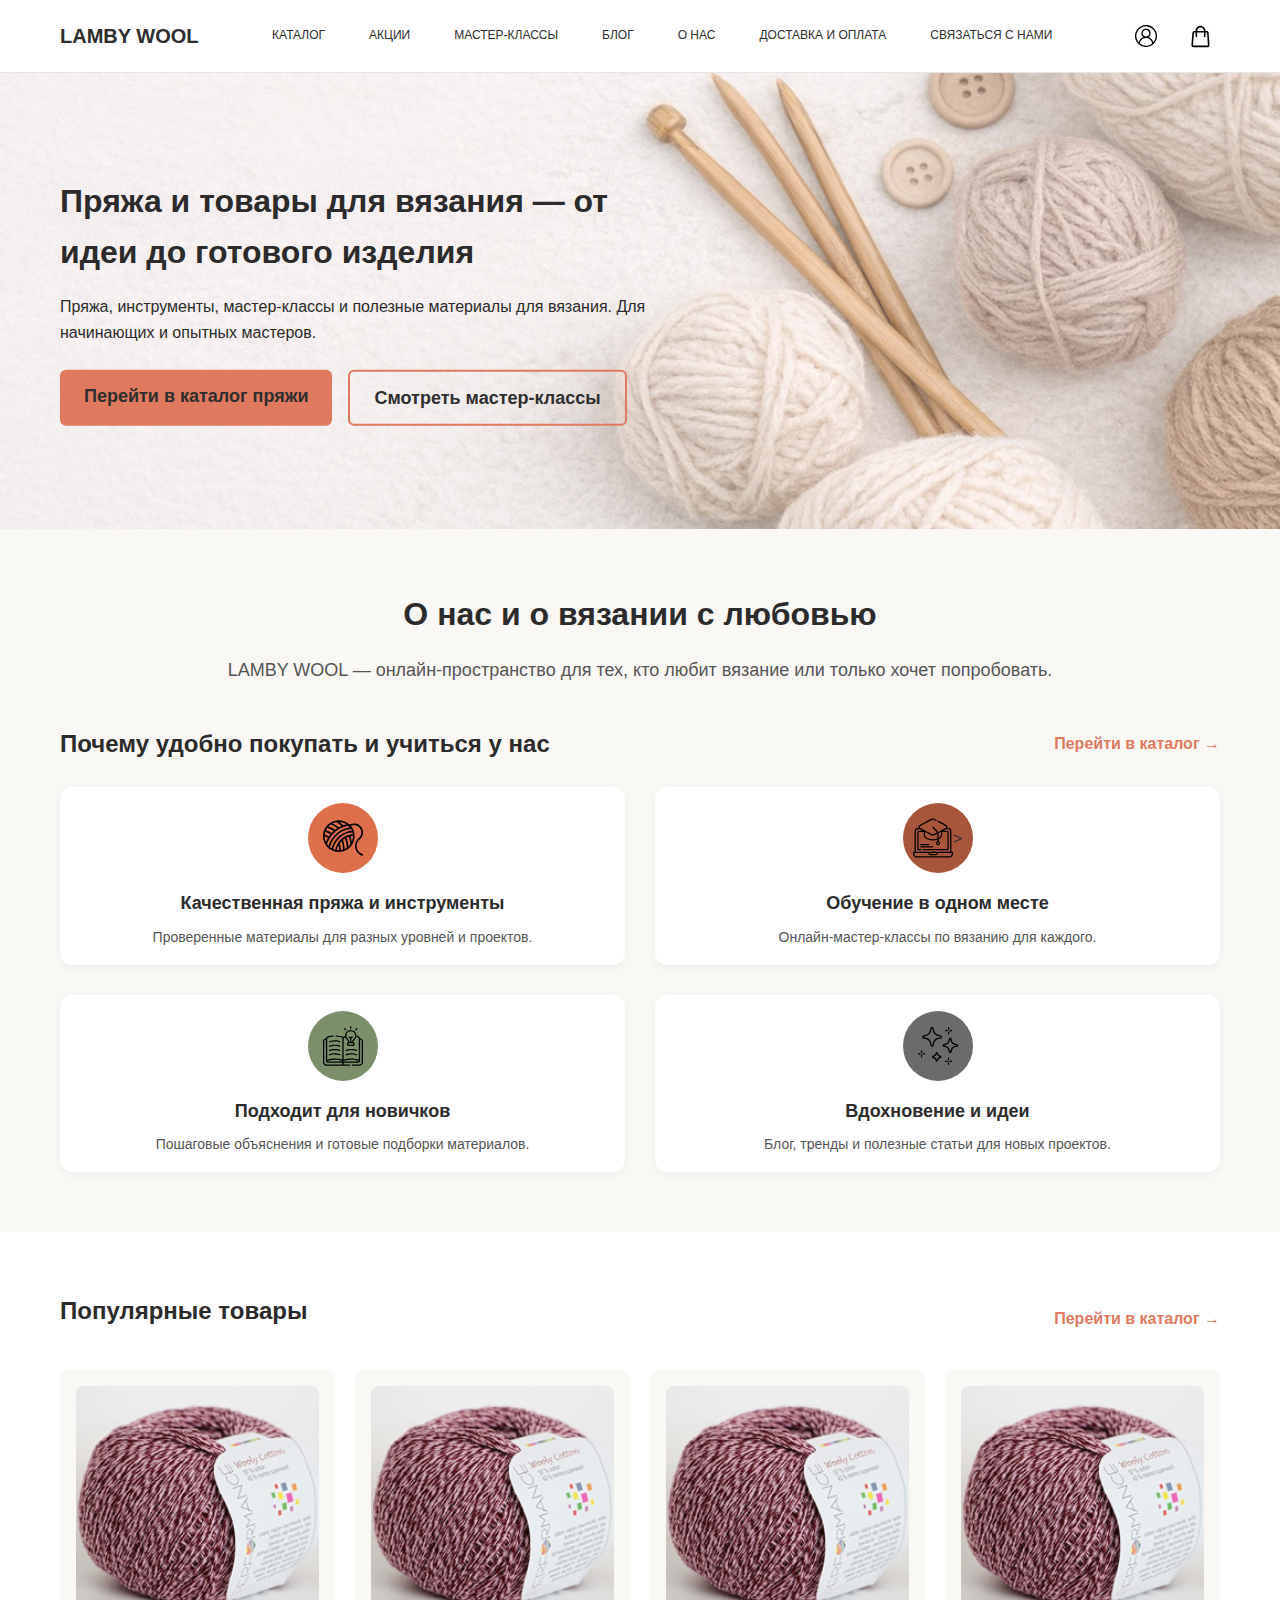
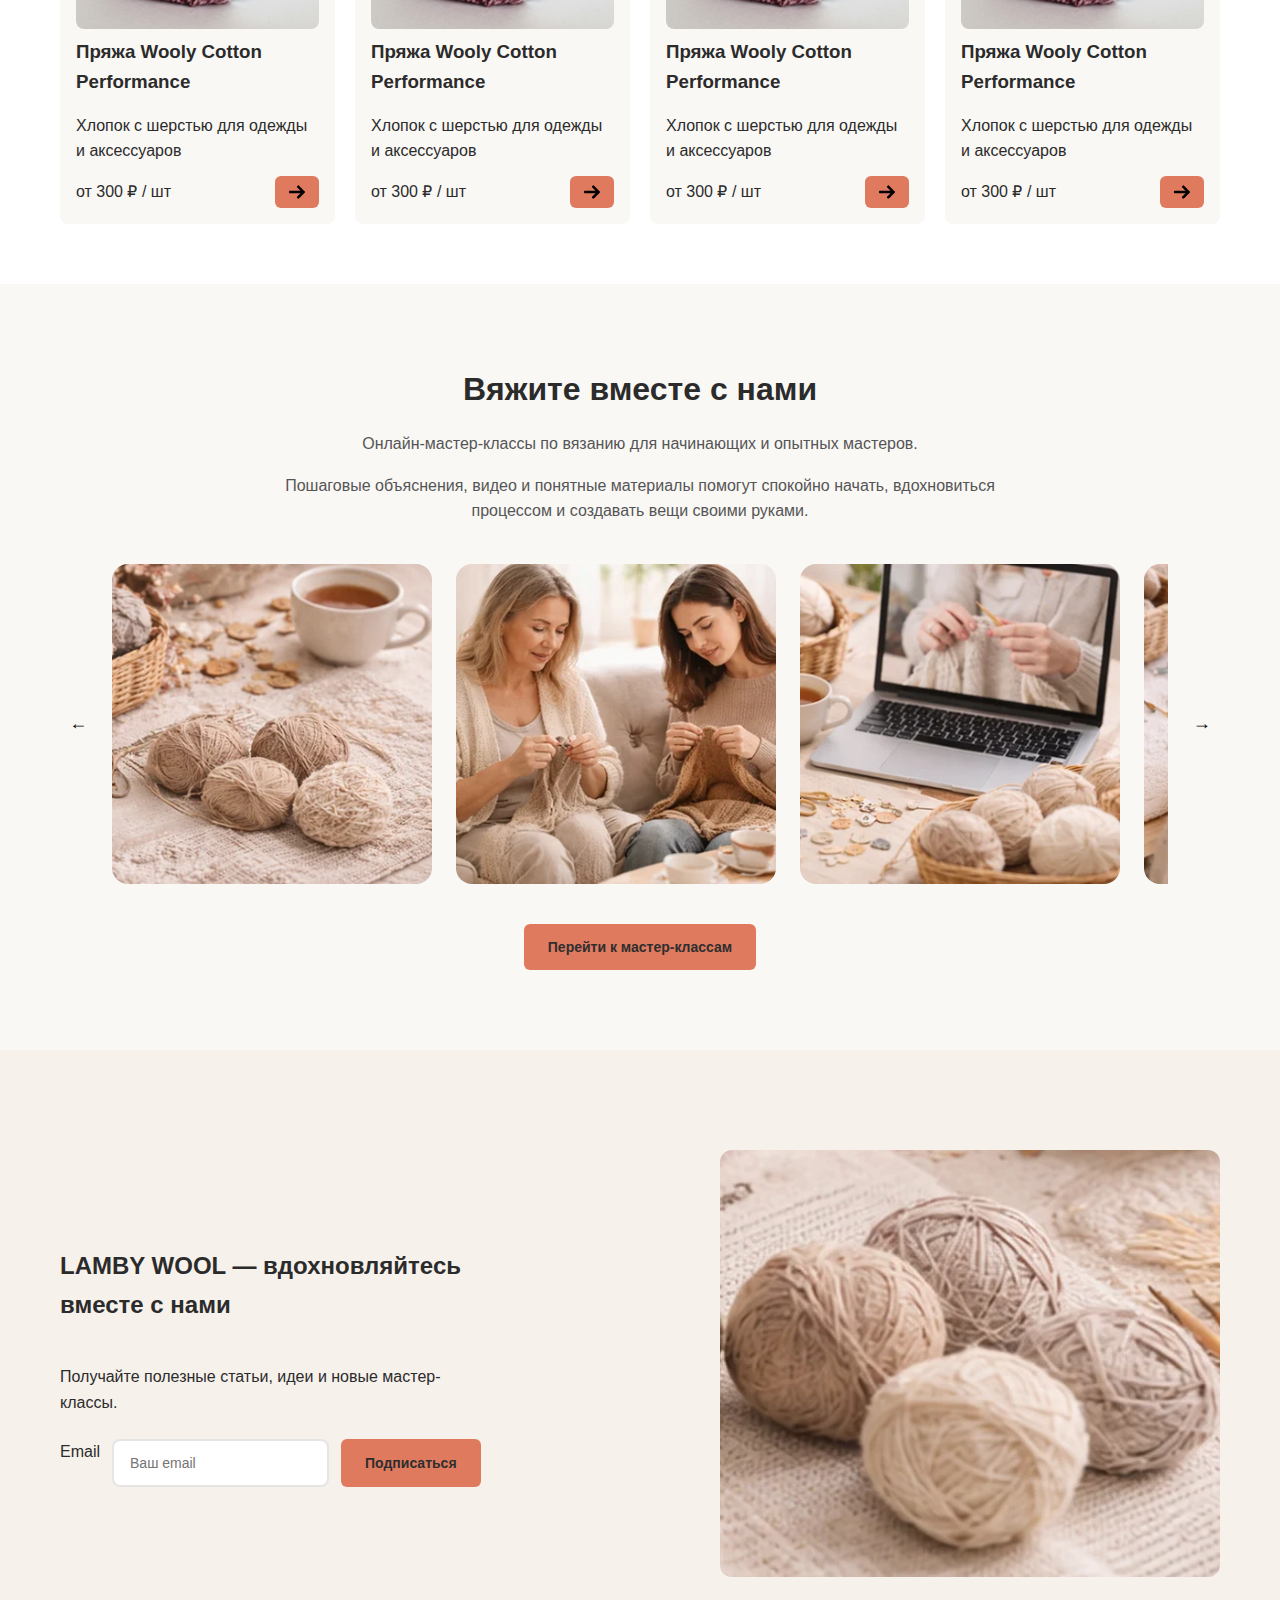
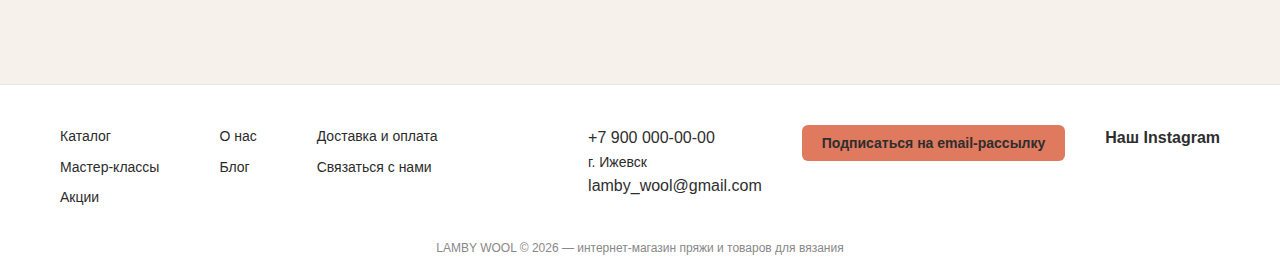
<file: index.html>
<!DOCTYPE html>
<html lang="ru">
<head>
    <meta charset="UTF-8">
    <title>Пряжа и товары для вязания — купить онлайн | LAMBY WOOL</title>
    <meta name="description" content="Интернет-магазин пряжи и товаров для вязания. Спицы, крючки, аксессуары, онлайн-мастер-классы и блог. Для начинающих и опытных мастеров.">
    <meta name="viewport" content="width=device-width, initial-scale=1">

    <!-- SEO -->
    <link rel="canonical" href="https://lambywool.vercel.app/index.html">

    <link rel="icon" href="./favicon.ico" sizes="any">
    <link rel="icon" href="./favicon.svg" type="image/svg+xml">
    <link rel="stylesheet" href="css/styles.css">
    <link rel="stylesheet" href="css/home_page.css">
    <link rel="stylesheet" href="css/products_card.css">
    <link rel="stylesheet" href="css/scroll-top.css">
    <link rel="stylesheet" href="css/adaptiv.css">
    <script src="js/yandex-metrika.js" defer></script>

</head>
<body>
        <header class="header">
        <div class="container header__inner">
            <div class="header__burger">
                <button class="burger-btn" aria-label="Меню">
                    <img src="images/icons/icon-menu.svg" alt="" aria-hidden="true" width="22" height="22">
                </button>
            </div>

            <!-- Логотип -->
            <a href="/index.html" class="logo">LAMBY WOOL</a>

            <!-- Навигация -->
            <nav class="nav" aria-label="Основная навигация">
            <ul class="nav__list">
                <li class="nav__item has-dropdown">
                <a href="/category.html" class="nav__link">КАТАЛОГ</a>
                <ul class="dropdown">
                    <li><a href="/category/yarn.html">Пряжа</a></li>
                    <li><a href="/catalog/needles">Спицы</a></li>
                    <li><a href="/catalog/hooks">Крючки</a></li>
                    <li><a href="/catalog/accessories">Аксессуары</a></li>
                    <li><a href="/catalog/care">Средства ухода</a></li>
                    <li><a href="/catalog/needle-sets">Наборы спиц</a></li>
                    <li><a href="/catalog/hook-sets">Наборы крючков</a></li>
                </ul>
                </li>

                <li class="nav__item"><a href="/sale" class="nav__link">АКЦИИ</a></li>

                <li class="nav__item has-dropdown">
                <a href="/master-classes" class="nav__link">МАСТЕР-КЛАССЫ</a>
                <ul class="dropdown">
                    <li><a href="/master-classes/free">Бесплатные</a></li>
                    <li><a href="/master-classes/paid">Платные</a></li>
                    <li><a href="/master-classes/beginners">Для новичков</a></li>
                </ul>
                </li>

                <li class="nav__item"><a href="/blog" class="nav__link">БЛОГ</a></li>
                <li class="nav__item"><a href="/about" class="nav__link">О НАС</a></li>
                <li class="nav__item"><a href="/delivery" class="nav__link">ДОСТАВКА И ОПЛАТА</a></li>
                <li class="nav__item"><a href="/contacts" class="nav__link">СВЯЗАТЬСЯ С НАМИ</a></li>
            </ul>
            </nav>

            <!-- Actions -->
            <div class="header-actions">
            <a href="/profile" class="icon-btn" aria-label="Личный кабинет">
                <img src="images/icons/icon-user.svg" alt="" aria-hidden="true" width="22" height="22">
            </a>

            <a href="/cart" class="icon-btn cart-btn" aria-label="Корзина">
                <img src="images/icons/icon-cart.svg" alt=""  aria-hidden="true" width="25" height="25">
                <span class="cart-count"></span>
            </a>
            </div>

        </div>
        </header>


        <main>

            <!-- HERO -->
            <section class="hero">
                <div class="container">
                    <div class="hero__content">
                        <h1>Пряжа и товары для вязания — от идеи до готового изделия</h1>
                        <p>
                            Пряжа, инструменты, мастер-классы и полезные материалы для вязания.
                            Для начинающих и опытных мастеров.
                        </p>
                        <div class="hero__actions">
                                <a href="./category.html" class="btn btn-primary">Перейти в каталог пряжи</a>
                                <a href="/master-classes" class="btn btn-secondary">Смотреть мастер-классы</a>
                        </div>
                    </div>
                </div>


                <img
                    src="images/hero2.webp"
                    alt="Пряжа и инструменты для вязания"
                    title="Интернет-магазин пряжи и товаров для вязания LAMBY WOOL"
                    width="1440"
                    height="500"
                    class="hero__image"
                    decoding="async"
                    loading="eager"
                    fetchpriority="high"
                >
            </section>

            <!-- ABOUT -->
            <section class="about">
                <div class="container">
                    <div class="section-head about__head">
                        <h2>О нас и о вязании с любовью</h2>
                        <p>LAMBY WOOL — онлайн-пространство для тех, кто любит вязание или только хочет попробовать.</p>
                    </div>
                    
                    <div class="about__benefits-header">
                        <h3>Почему удобно покупать и учиться у нас</h3>
                        <a href="./category.html" class="section-link">Перейти в каталог →</a>
                    </div>

                    <div class="about__benefits-grid">
                        <div class="benefit-card benefit-card--yarn">
                            <div class="benefit-card-header">
                                <div class="benefit-icon">
                                    <img 
                                    src="images/icons/icon-yarn.svg"
                                    width="70"
                                    height="70"
                                    loading="lazy"
                                    decoding="async"
                                    alt=""
                                    aria-hidden="true">
                                </div>
                                <h4>Качественная пряжа и инструменты</h4>
                                <p>Проверенные материалы для разных уровней и проектов.</p>
                            </div>

                        </div>

                        <div class="benefit-card benefit-card--learning">
                            <div class="benefit-icon">
                                <img 
                                src="images/icons/icon-learning.svg" 
                                width="70"
                                height="70"
                                loading="lazy"
                                decoding="async"
                                alt=""
                                aria-hidden="true">
                                >
                            </div>
                            <h4>Обучение в одном месте</h4>
                            <p>Онлайн-мастер-классы по вязанию для каждого.</p>
                        </div>


                        <div class="benefit-card benefit-card--book">
                            <div class="benefit-icon">
                                <img 
                                src="images/icons/icon-book.svg" 
                                width="70"
                                height="70"
                                loading="lazy"
                                decoding="async"
                                alt=""
                                aria-hidden="true">
                            </div>
                            <h4>Подходит для новичков</h4>
                            <p>Пошаговые объяснения и готовые подборки материалов.</p>
                        </div>

                        <div class="benefit-card benefit-card--magic">
                            <div class="benefit-icon">
                                <img 
                                src="images/icons/icon-magic.svg" 
                                width="70"
                                height="70"
                                loading="lazy"
                                decoding="async"
                                alt=""
                                aria-hidden="true">
                            </div>
                            <h4>Вдохновение и идеи</h4>
                            <p>Блог, тренды и полезные статьи для новых проектов.</p>
                        </div>
                    </div>

                </div>
            </section>

            <!-- POPULAR PRODUCTS -->
            <section class="products">
                <div class="container">
                    <div class="products-section-head">
                        <h2>Популярные товары</h2>
                        <a href="./category/yarn.html" class="section-link">Перейти в каталог →</a>
                    </div>

                    <div class="products__grid">
                        <article class="product-card">
                            <img class="product-img" 
                            src="images/card_img.webp" 
                            loading="lazy" 
                            decoding="async" 
                            alt="Пряжа Wooly Cotton Performance — хлопок с шерстью"
                            title="Пряжа Wooly Cotton Performance для одежды и аксессуаров"
                            width="260" 
                            height="260">
                            <h3>Пряжа Wooly Cotton Performance</h3>
                            <p class="product-desc">Хлопок с шерстью для одежды и аксессуаров</p>
                            <div class="product-footer">
                                <span class="price">от 300 ₽ / шт</span>
                                <a href="/products/product.html" class="btn btn-primary small" aria-label="Подробнее о пряже Wooly Cotton Performance">
                                    <img 
                                    src="images/icons/icon-arrow.svg" 
                                    alt="" 
                                    aria-hidden="true"
                                    width="16" 
                                    height="16">
                                </a>
                            </div>

                        </article>

                        <article class="product-card">
                            <img class="product-img" 
                            src="images/card_img.webp" 
                            loading="lazy" 
                            decoding="async" 
                            alt="Пряжа Wooly Cotton Performance — хлопок с шерстью" 
                            title=""
                            width="260" 
                            height="260">
                            <h3>Пряжа Wooly Cotton Performance</h3>
                            <p class="product-desc">Хлопок с шерстью для одежды и аксессуаров</p>
                            <div class="product-footer">
                                <span class="price">от 300 ₽ / шт</span>
                                <a href="/products/product.html" class="btn btn-primary small" aria-label="Подробнее о пряже Wooly Cotton Performance">
                                    <img 
                                    src="images/icons/icon-arrow.svg" 
                                    alt="" 
                                    aria-hidden="true"
                                    width="16" 
                                    height="16">
                                </a>
                            </div>

                        </article>

                        <article class="product-card">
                            <img class="product-img" 
                            src="images/card_img.webp" 
                            loading="lazy" 
                            decoding="async" 
                            alt="Пряжа Wooly Cotton Performance — хлопок с шерстью" 
                            title=""
                            width="260" 
                            height="260">
                            <h3>Пряжа Wooly Cotton Performance</h3>
                            <p class="product-desc">Хлопок с шерстью для одежды и аксессуаров</p>
                            <div class="product-footer">
                                <span class="price">от 300 ₽ / шт</span>
                                <a href="/products/product.html" class="btn btn-primary small" aria-label="Подробнее о пряже Wooly Cotton Performance">
                                    <img 
                                    src="images/icons/icon-arrow.svg" 
                                    alt="" 
                                    aria-hidden="true"  
                                    width="16" 
                                    height="16">
                                </a>
                            </div>

                        </article>

                        <article class="product-card">
                            <img class="product-img" 
                            src="images/card_img.webp" 
                            loading="lazy" 
                            decoding="async" 
                            alt="Пряжа Wooly Cotton Performance — хлопок с шерстью" 
                            title="" 
                            width="260" 
                            height="260">
                            <h3>Пряжа Wooly Cotton Performance</h3>
                            <p class="product-desc">Хлопок с шерстью для одежды и аксессуаров</p>
                            <div class="product-footer">
                                <span class="price">от 300 ₽ / шт</span>
                                <a href="/products/product.html" class="btn btn-primary small" aria-label="Подробнее о пряже Wooly Cotton Performance">
                                    <img 
                                    src="images/icons/icon-arrow.svg" 
                                    alt="" 
                                    aria-hidden="true"
                                    width="16" 
                                    height="16">
                                </a>
                            </div>

                        </article>
                        <!-- остальные карточки аналогично -->
                    </div>
                </div>
            </section>

            <!-- MASTER CLASSES -->
            <section class="master-classes">
                <div class="container">
                    <h2 class="master-classes__title">Вяжите вместе с нами</h2>

                    <p class="section-desc center-text">
                        Онлайн-мастер-классы по вязанию для начинающих и опытных мастеров.
                    </p>

                    <p class="center-text">
                        Пошаговые объяснения, видео и понятные материалы помогут спокойно начать,
                        вдохновиться процессом и создавать вещи своими руками.
                    </p>

                    
                    <!-- Слайдер -->
                    <div class="master-classes__slider">
                        <button class="slider-btn slider-btn--prev" aria-label="Предыдущие мастер-классы">←</button>
                            <div class="master-classes__viewport">
                                <div class="master-classes__track">
                                    <img 
                                    src="images/mk-1.webp" 
                                    loading="lazy" 
                                    decoding="async"  
                                    alt="Мастер-класс 1"
                                    title="Онлайн мастер-класс по вязанию - урок 1"
                                    width="320" 
                                    height="320">
                                    <img
                                     src="images/mk-2.webp"
                                     loading="lazy" 
                                     decoding="async" 
                                    alt="Мастер-класс 2" 
                                    title="Онлайн мастер-класс по вязанию - урок 2" 
                                    width="320" 
                                    height="320">
                                    <img
                                     src="images/mk-3.webp"
                                     loading="lazy" 
                                     decoding="async" 
                                    alt="Мастер-класс 3" 
                                    title="Онлайн мастер-класс по вязанию - урок 3"
                                    width="320" 
                                    height="320">
                                    <img
                                     src="images/mk-4.webp"
                                     loading="lazy" 
                                     decoding="async" 
                                    alt="Мастер-класс 4" 
                                    title="Онлайн мастер-класс по вязанию - урок 4"
                                    width="320" 
                                    height="320">
                                    <img
                                     src="images/mk-5.webp"
                                     loading="lazy" 
                                     decoding="async" 
                                    alt="Мастер-класс 5"
                                    title="Онлайн мастер-класс по вязанию - урок 5"
                                    width="320" 
                                    height="320">
                                </div>
                            </div>
                            <button class="slider-btn slider-btn--next" aria-label="Следующие мастер-классы">→</button>
                    </div>
                    <a href="/master-classes" class="btn btn-primary master-classes__btn">
                        Перейти к мастер-классам
                    </a>
                </div>
            </section>

            <!-- SUBSCRIBE -->
            <section class="subscribe" id="subscribe">
                <div class="container">
                    <div class="subscribe__inner">
                    <div class="subscribe__content">
                        <h2>LAMBY WOOL — вдохновляйтесь вместе с нами</h2>
                        <p>Получайте полезные статьи, идеи и новые мастер-классы.</p>
                        <form class="subscribe-form">
                            <label for="sub-email" class="visually-hidden">Email</label>
                            <input id="sub-email" name="email" type="email" placeholder="Ваш email" required>
                            <button type="submit" class="btn btn-primary">Подписаться</button>
                        </form>
                    </div>

                    <div class="subscribe__image">
                        <img 
                        src="images/rass.webp" 
                        alt="Вязание и пряжа" 
                        title="Подписка на новости и мастер-классы от LAMBY WOOL"
                        loading="lazy" 
                        decoding="async" 
                        width="500" 
                        height="420">
                    </div>
                    </div>
                </div>
            </section>
        </main>

       <footer class="footer">
            <div class="container footer__inner">
                <!-- Навигация: 3 столбца -->
                <div class="footer__nav">
                    <div class="footer__col">
                        <a href="/category.html">Каталог</a>
                        <a href="/master-classes">Мастер-классы</a>
                        <a href="/sale">Акции</a>
                    </div>

                    <div class="footer__col">
                        <a href="/about">О нас</a>
                        <a href="/blog">Блог</a>
                    </div>

                    <div class="footer__col">
                        <a href="/delivery">Доставка и оплата</a>
                        <a href="/contacts">Связаться с нами</a>
                    </div>
                </div>

                <!-- Контакты + кнопка рассылки -->
                <div class="footer__contacts">
                    <div class="footer__info">
                        <a href="tel:+79000000000">+7 900 000-00-00</a>
                        <p>г. Ижевск</p>
                        <a href="mailto:lamby_wool@gmail.com">lamby_wool@gmail.com</a>
                    </div>
                </div>
                <button type="button" class="btn btn-primary">Подписаться на email-рассылку</button>
                <a href="https://www.instagram.com/yourpage" class="section-link" target="_blank" rel="noopener noreferrer">Наш Instagram</a>
            </div>

            <!-- Нижняя линия -->
            <p class="footer__copyright">
                LAMBY WOOL © 2026 — интернет-магазин пряжи и товаров для вязания
            </p>
    </footer>   

<script src="js/slider.js" defer></script>
<script src="js/burger.js" defer></script>
<button class="scroll-top" aria-label="Наверх страницы" title="Наверх">↑</button>
<script src="js/scroll-top.js" defer></script>
</body>
</html>
</file>
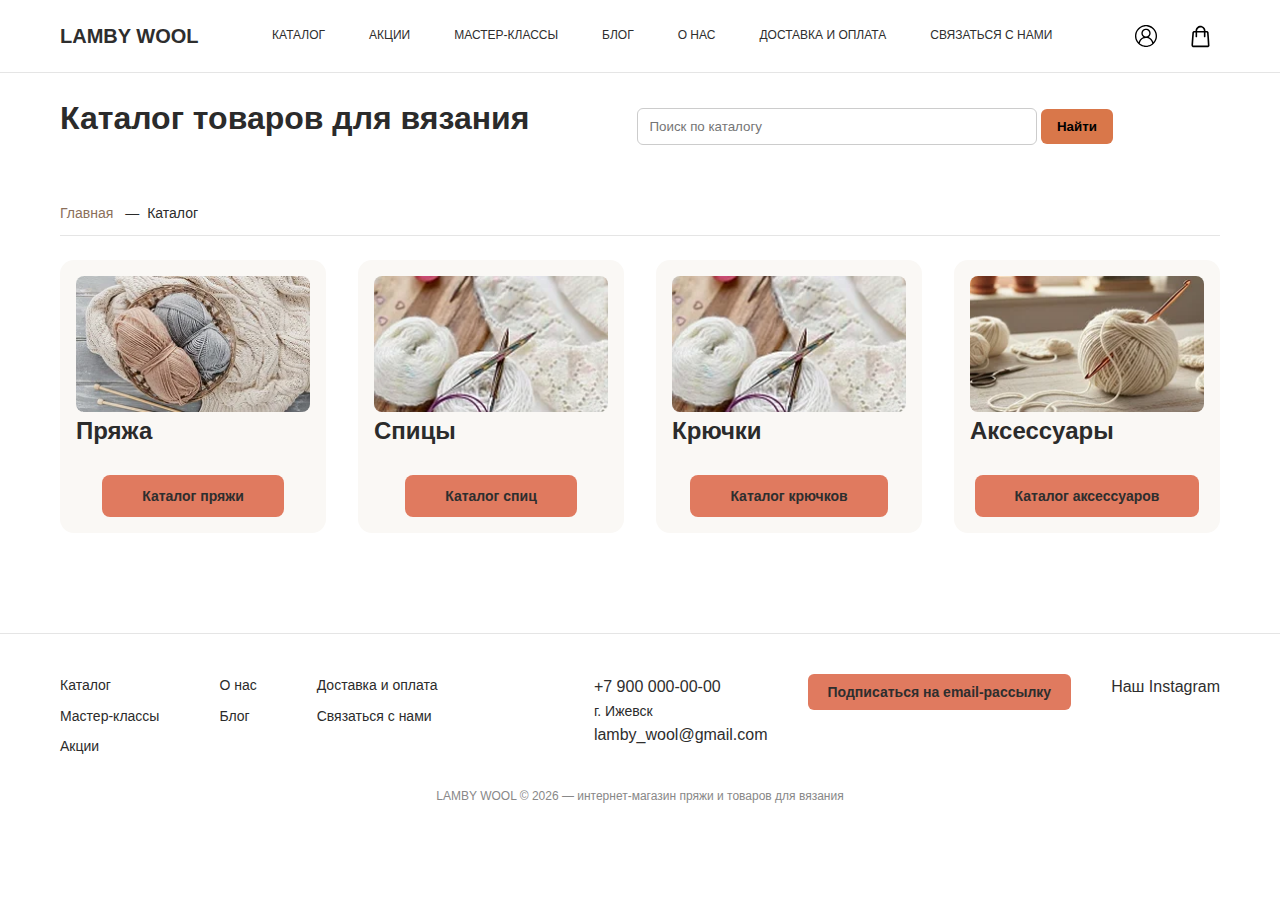
<file: category.html>
<!DOCTYPE html>
<html lang="ru">
<head>
    <meta charset="UTF-8">

    <title>Каталог товаров для вязания — пряжа, спицы, крючки | Lamby Wool</title>

    <meta name="description" content="Каталог товаров для вязания: пряжа, спицы, крючки, аксессуары. Интернет-магазин Lamby Wool — всё для вязания и творчества.">

    <meta name="viewport" content="width=device-width, initial-scale=1.0">
    <link rel="canonical" href="https://lambywool.vercel.app/category.html">
    <link rel="icon" href="./favicon.ico" sizes="any">
    <link rel="icon" href="./favicon.svg" type="image/svg+xml">
    <link rel="stylesheet" href="css/styles.css">
    <link rel="stylesheet" href="css/category.css">
    <link rel="stylesheet" href="css/catalog.css">
    <link rel="stylesheet" href="css/breadcrumbs.css">
    <link rel="stylesheet" href="css/adaptiv.css">
    <link rel="stylesheet" href="css/scroll-top.css">

    
</head>

<body>
        <header class="header">
        <div class="container header__inner">
            <div class="header__burger">
                <button class="burger-btn" aria-label="Меню">
                    <img src="/images/icons/icon-menu.svg" alt="" aria-hidden="true" width="22" height="22">
                </button>
            </div>

            <!-- Логотип -->
            <a href="/" class="logo">LAMBY WOOL</a>

            <!-- Навигация -->
            <nav class="nav" aria-label="Основная навигация">
            <ul class="nav__list">
                <li class="nav__item has-dropdown">
                <a href="/category.html" class="nav__link">КАТАЛОГ</a>
                <ul class="dropdown">
                    <li><a href="/category/yarn.html">Пряжа</a></li>
                    <li><a href="/catalog/needles">Спицы</a></li>
                    <li><a href="/catalog/hooks">Крючки</a></li>
                    <li><a href="/catalog/accessories">Аксессуары</a></li>
                    <li><a href="/catalog/care">Средства ухода</a></li>
                    <li><a href="/catalog/needle-sets">Наборы спиц</a></li>
                    <li><a href="/catalog/hook-sets">Наборы крючков</a></li>
                </ul>
                </li>

                <li class="nav__item"><a href="/sale" class="nav__link">АКЦИИ</a></li>

                <li class="nav__item has-dropdown">
                <a href="/master-classes" class="nav__link">МАСТЕР-КЛАССЫ</a>
                <ul class="dropdown">
                    <li><a href="/master-classes/free">Бесплатные</a></li>
                    <li><a href="/master-classes/paid">Платные</a></li>
                    <li><a href="/master-classes/beginners">Для новичков</a></li>
                </ul>
                </li>

                <li class="nav__item"><a href="/blog" class="nav__link">БЛОГ</a></li>
                <li class="nav__item"><a href="/about" class="nav__link">О НАС</a></li>
                <li class="nav__item"><a href="/delivery" class="nav__link">ДОСТАВКА И ОПЛАТА</a></li>
                <li class="nav__item"><a href="/contacts" class="nav__link">СВЯЗАТЬСЯ С НАМИ</a></li>
            </ul>
            </nav>

            <!-- Actions -->
            <div class="header-actions">
            <a href="/profile" class="icon-btn" aria-label="Личный кабинет">
                <img src="/images/icons/icon-user.svg" alt="Личный кабинет" aria-hidden="true" width="22" height="22">
            </a>

            <a href="/cart" class="icon-btn cart-btn" aria-label="Корзина">
                <img src="/images/icons/icon-cart.svg" alt="Корзина" aria-hidden="true" width="25" height="25">
                <span class="cart-count"></span>
            </a>
            </div>

        </div>
        </header>

<main>
    <section class="catalog-page">
        <div class="container">
            <!-- Заголовок + поиск -->
            <div class="catalog-header">
                <h1>Каталог товаров для вязания</h1>

                <form class="catalog-search" role="search">
                    <label for="catalog-search" class="visually-hidden">Поиск по каталогу</label>
                    <input id="catalog-search" type="search" placeholder="Поиск по каталогу">
                    <button type="submit">Найти</button>
                </form>
            </div>
                        <!-- Хлебные крошки -->
            <nav class="breadcrumbs" aria-label="Хлебные крошки">
                <ol itemscope itemtype="https://schema.org/BreadcrumbList">
                    <li itemprop="itemListElement" itemscope itemtype="https://schema.org/ListItem">
                        <a itemprop="item" href="/">
                            <span itemprop="name">Главная</span>
                        </a>
                        <meta itemprop="position" content="1">
                    </li>
                    <li itemprop="itemListElement" itemscope itemtype="https://schema.org/ListItem">
                        <span itemprop="name">Каталог</span>
                        <meta itemprop="position" content="2">
                    </li>
                </ol>
            </nav>

            <!-- Категории -->
            <div class="catalog-grid">

                <article class="category-card">
                    <div class="category__image">
                        <img 
                        src="/images/category_1.webp" 
                        loading="lazy" 
                        alt="Пряжа для вязания"   
                        title="Категория пряжа — интернет-магазин Lamby Wool"                       
                        decoding="async" 
                        width="240" 
                        height="130">
                    </div>
                    <h2>Пряжа</h2>
                    <div class="cat__btn"> 
                        <a href="/category/yarn.html" class="btn btn-primary">Каталог пряжи</a>
                    </div>
                </article>

                <article class="category-card">
                    <div class="category__image">
                        <img 
                        src="/images/category_2.webp" 
                        loading="lazy" 
                        alt="Спицы для вязания" 
                        title="Категория спицы — интернет-магазин Lamby Wool"
                        decoding="async" 
                        width="240" 
                        height="130">
                    </div>
                    <h2>Спицы</h2>
                    <div class="cat__btn">
                        <a href="#" class="btn btn-primary">Каталог спиц</a>
                    </div>
                </article>

                <article class="category-card">
                    <div class="category__image">
                        <img 
                        src="/images/category_3.webp" 
                        loading="lazy" 
                        alt="Крючки для вязания" 
                        title="Категория крючки — интернет-магазин Lamby Wool"
                        decoding="async" 
                        width="240" 
                        height="130">                    
                    </div>
                    <h2>Крючки</h2>
                    <div class="cat__btn">
                        <a href="#" class="btn btn-primary">Каталог крючков</a>
                    </div>
                </article>

                <article class="category-card">
                    <div class="category__image">
                        <img 
                        src="/images/category_4.webp" 
                        loading="lazy" 
                        alt="Аксессуары для вязания"
                        title="Категория аксессуары — интернет-магазин Lamby Wool" 
                        decoding="async" 
                        width="240" 
                        height="130">
                    </div>
                    <h2>Аксессуары</h2>
                    <div class="cat__btn">
                        <a href="#" class="btn btn-primary">Каталог аксессуаров</a>
                    </div>
                </article>

            </div>

        </div>
    </section>
</main>

      <footer class="footer">
            <div class="container footer__inner">
                <!-- Навигация: 3 столбца -->
                <div class="footer__nav">
                    <div class="footer__col">
                        <a href="/category.html">Каталог</a>
                        <a href="/master-classes">Мастер-классы</a>
                        <a href="/sale">Акции</a>
                    </div>

                    <div class="footer__col">
                        <a href="/about">О нас</a>
                        <a href="/blog">Блог</a>
                    </div>

                    <div class="footer__col">
                        <a href="/delivery">Доставка и оплата</a>
                        <a href="/contacts">Связаться с нами</a>
                    </div>
                </div>

                <!-- Контакты + кнопка рассылки -->
                <div class="footer__contacts">
                    <div class="footer__info">
                        <a href="tel:+79000000000">+7 900 000-00-00</a>
                        <p>г. Ижевск</p>
                        <a href="mailto:lamby_wool@gmail.com">lamby_wool@gmail.com</a>
                    </div>
                </div>
                <button type="button" class="btn btn-primary">Подписаться на email-рассылку</button>
                <a href="https://www.instagram.com/yourpage" class="section-link" target="_blank" rel="noopener noreferrer">Наш Instagram</a>
            </div>

            <!-- Нижняя линия -->
            <p class="footer__copyright">
                LAMBY WOOL © 2026 — интернет-магазин пряжи и товаров для вязания
            </p>
    </footer>
<script src="js/burger.js" defer></script>
<script src="js/scroll-top.js" defer></script>
<button class="scroll-top" aria-label="Наверх страницы" title="Наверх">↑</button>
</body>
</html>
</file>
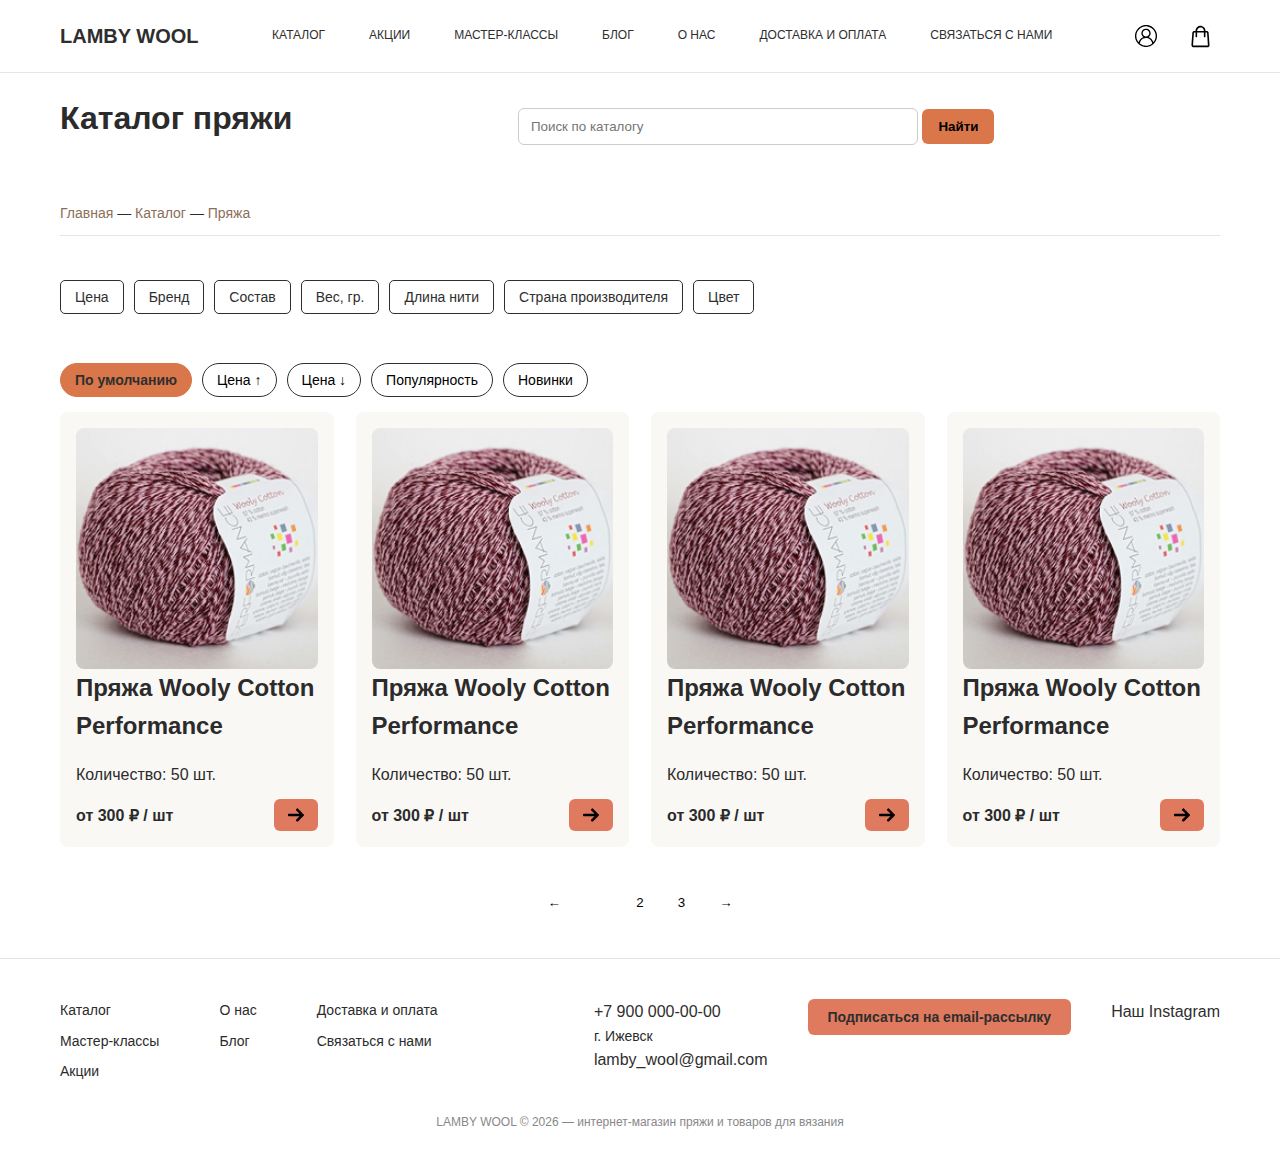
<file: category/yarn.html>
<!DOCTYPE html>
<html lang="ru">
<head>
  <meta charset="UTF-8" />
  <meta name="viewport" content="width=device-width, initial-scale=1.0" />
  <meta name="description" content="Купить пряжу для вязания в интернет-магазине Lamby Wool. Шерсть, хлопок, смесовая пряжа, разные цвета и составы. Доставка по России." />
  <title>Пряжа для вязания — каталог | Lamby Wool</title>
  
  <link rel="icon" href="../favicon.ico" sizes="any">
  <link rel="icon" href="../favicon.svg" type="image/svg+xml">
  <link rel="stylesheet" href="../css/styles.css"/>
  <link rel="stylesheet" href="../css/catalog.css">
  <link rel="stylesheet" href="../css/category.css">
  <link rel="stylesheet" href="../css/products_card.css  ">
  <link rel="stylesheet" href="../css/breadcrumbs.css">
  <link rel="stylesheet" href="../css/adaptiv.css">
  <link rel="stylesheet" href="../css/scroll-top.css">


  <!-- Open Graph -->
  <meta property="og:title" content="Каталог пряжи Lamby Wool" />
  <meta property="og:description" content="Большой выбор пряжи для вязания" />
  <meta name="keywords" content="пряжа, пряжа для вязания, купить пряжу, шерсть, хлопок, смесовая пряжа, цветная пряжа, пряжа интернет-магазин, пряжа Lamby Wool, мягкая пряжа">
  <meta property="og:type" content="website" />
</head>

<body>

<header class="header">
        <div class="container header__inner">
            <div class="header__burger">
                <button class="burger-btn" aria-label="Меню">
                    <img src="../images/icons/icon-menu.svg" alt="Личный кабинет" aria-hidden="true" width="22" height="22">
                </button>
            </div>

            <!-- Логотип -->
            <a href="../index.html" class="logo">LAMBY WOOL</a>

            <!-- Навигация -->
            <nav class="nav" aria-label="Основная навигация">
            <ul class="nav__list">
                <li class="nav__item has-dropdown">
                <a href="../category.html" class="nav__link">КАТАЛОГ</a>
                <ul class="dropdown">
                    <li><a href="../category/yarn.html">Пряжа</a></li>
                    <li><a href="/catalog/needles">Спицы</a></li>
                    <li><a href="/catalog/hooks">Крючки</a></li>
                    <li><a href="/catalog/accessories">Аксессуары</a></li>
                    <li><a href="/catalog/care">Средства ухода</a></li>
                    <li><a href="/catalog/needle-sets">Наборы спиц</a></li>
                    <li><a href="/catalog/hook-sets">Наборы крючков</a></li>
                </ul>
                </li>

                <li class="nav__item"><a href="/sale" class="nav__link">АКЦИИ</a></li>

                <li class="nav__item has-dropdown">
                <a href="/master-classes" class="nav__link">МАСТЕР-КЛАССЫ</a>
                <ul class="dropdown">
                    <li><a href="/master-classes/free">Бесплатные</a></li>
                    <li><a href="/master-classes/paid">Платные</a></li>
                    <li><a href="/master-classes/beginners">Для новичков</a></li>
                </ul>
                </li>

                <li class="nav__item"><a href="/blog" class="nav__link">БЛОГ</a></li>
                <li class="nav__item"><a href="/about" class="nav__link">О НАС</a></li>
                <li class="nav__item"><a href="/delivery" class="nav__link">ДОСТАВКА И ОПЛАТА</a></li>
                <li class="nav__item"><a href="/contacts" class="nav__link">СВЯЗАТЬСЯ С НАМИ</a></li>
            </ul>
            </nav>

            <!-- Actions -->
            <div class="header-actions">
            <a href="/profile" class="icon-btn" aria-label="Личный кабинет">
                <img src="../images/icons/icon-user.svg" alt="Личный кабинет" aria-hidden="true" width="22" height="22">
            </a>

            <a href="/cart" class="icon-btn cart-btn" aria-label="Корзина">
                <img src="../images/icons/icon-cart.svg" alt="Корзина" aria-hidden="true" width="25" height="25">
                <span class="cart-count"></span>
            </a>
            </div>

        </div>
        </header>
<main>
    <section class="catalog-page">
        <div class="container">
            <!-- Заголовок + поиск -->
            <div class="catalog-header">
                <h1>Каталог пряжи</h1>

                <form class="catalog-search" role="search">
                    <label for="catalog-search" class="visually-hidden" >Поиск по каталогу</label>
                    <input id="catalog-search"  type="search" placeholder="Поиск по каталогу">
                    <button type="submit">Найти</button>
                </form>
            </div>
                <!-- Хлебные крошки -->
                <nav class="breadcrumbs" aria-label="Хлебные крошки" itemscope itemtype="https://schema.org/BreadcrumbList">
                    <span itemprop="itemListElement" itemscope itemtype="https://schema.org/ListItem">
                    <a itemprop="item" href="../index.html"><span itemprop="name">Главная</span></a>
                    <meta itemprop="position" content="1" />
                    </span>
                    <span class="sep">—</span>
                    <span itemprop="itemListElement" itemscope itemtype="https://schema.org/ListItem">
                    <a itemprop="item" href="../category.html"><span itemprop="name">Каталог</span></a>
                    <meta itemprop="position" content="2" />
                    </span>
                    <span class="sep">—</span>
                    <span itemprop="itemListElement" itemscope itemtype="https://schema.org/ListItem">
                    <a itemprop="item" href="./yarn.html"><span itemprop="name">Пряжа</span></a>
                    <meta itemprop="position" content="3" />
                    </span>
                </nav>
        </div>

        </div>
    </section>


  <section class="catalog container">


<div class="catalog-controls">

  <!-- ФИЛЬТРЫ -->
  <div class="filters" aria-label="Фильтры каталога">
    <button class="filter" type="button">Цена</button>
    <button class="filter" type="button">Бренд</button>
    <button class="filter" type="button">Состав</button>
    <button class="filter" type="button">Вес, гр.</button>
    <button class="filter" type="button">Длина нити</button>
    <button class="filter" type="button">Страна производителя</button>
    <button class="filter" type="button">Цвет</button>

  <!-- СОРТИРОВКА -->
  </div>
  <div class="sorting" aria-label="Сортировка товаров">

    <button class="sort-btn active" aria-pressed="true" data-sort="default">По умолчанию</button>
    <button class="sort-btn" aria-pressed="false" data-sort="price-asc">Цена ↑</button>
    <button class="sort-btn" aria-pressed="false" data-sort="price-desc">Цена ↓</button>
    <button class="sort-btn" aria-pressed="false" data-sort="popular">Популярность</button>
    <button class="sort-btn" aria-pressed="false" data-sort="new">Новинки</button>
  </div>


</div>


    <!-- Сетка товаров -->
    <div class="products">

      <!-- Карточка товара -->
      <article class="product-card" itemscope itemtype="https://schema.org/Product">
        <img class="product-img"
        src="../images/card_img.webp" 
        loading="lazy"
        decoding="async"
        alt="Пряжа Wooly Cotton Performance" 
        title="Пряжа Wooly Cotton Performance — мягкая хлопково-шерстяная пряжа для вязания"
        itemprop="image"
        width="260"
        height="260"
        >
        <h2 itemprop="name">Пряжа Wooly Cotton Performance</h2>
        <p class="product-desc">Количество: 50 шт.</p>

        <div class="product-footer">
          <span class="price" itemprop="offers" itemscope itemtype="https://schema.org/Offer">
            от <span itemprop="price">300</span> ₽ / шт
            <meta itemprop="priceCurrency" content="RUB">
          </span>
          <a href="../products/product.html" class="btn btn-primary small">
            <span class="visually-hidden">Подробнее о товаре</span>
            <img 
                src="../images/icons/icon-arrow.svg" 
                alt="" 
                aria-hidden="true"
                width="16" 
                height="16">
            </a>
        </div>
      </article>
<!-- Карточка товара -->
      <article class="product-card" itemscope itemtype="https://schema.org/Product">
        <img class="product-img"
        src="../images/card_img.webp" 
        loading="lazy"
        decoding="async"
        alt="Пряжа Wooly Cotton Performance" 
        title="Пряжа Wooly Cotton Performance — мягкая хлопково-шерстяная пряжа для вязания"
        itemprop="image"
        width="260"
        height="260"
        >
        <h2 itemprop="name">Пряжа Wooly Cotton Performance</h2>
        <p class="product-desc">Количество: 50 шт.</p>

        <div class="product-footer">
          <span class="price" itemprop="offers" itemscope itemtype="https://schema.org/Offer">
            от <span itemprop="price">300</span> ₽ / шт
            <meta itemprop="priceCurrency" content="RUB">
          </span>
          <a href="../products/product.html" class="btn btn-primary small">
            <span class="visually-hidden">Подробнее о товаре</span>
            <img 
                src="../images/icons/icon-arrow.svg" 
                alt="" 
                aria-hidden="true"
                width="16" 
                height="16">
            </a>
        </div>
      </article>

<!-- Карточка товара -->
      <article class="product-card" itemscope itemtype="https://schema.org/Product">
        <img class="product-img"
        src="../images/card_img.webp" 
        loading="lazy"
        decoding="async"
        alt="Пряжа Wooly Cotton Performance" 
        title="Пряжа Wooly Cotton Performance — мягкая хлопково-шерстяная пряжа для вязания"
        itemprop="image"
        width="260"
        height="260"
        >
        <h2 itemprop="name">Пряжа Wooly Cotton Performance</h2>
        <p class="product-desc">Количество: 50 шт.</p>

        <div class="product-footer">
          <span class="price" itemprop="offers" itemscope itemtype="https://schema.org/Offer">
            от <span itemprop="price">300</span> ₽ / шт
            <meta itemprop="priceCurrency" content="RUB">
          </span>
          <a href="../products/product.html" class="btn btn-primary small">
            <span class="visually-hidden">Подробнее о товаре</span>
            <img 
                src="../images/icons/icon-arrow.svg" 
                alt="" 
                aria-hidden="true"
                width="16" 
                height="16">
            </a>
        </div>
      </article>

<!-- Карточка товара -->
      <article class="product-card" itemscope itemtype="https://schema.org/Product">
        <img class="product-img"
        src="../images/card_img.webp" 
        loading="lazy"
        decoding="async"
        alt="Пряжа Wooly Cotton Performance" 
        title="Пряжа Wooly Cotton Performance — мягкая хлопково-шерстяная пряжа для вязания"
        itemprop="image"
        width="260"
        height="260"
        >
        <h2 itemprop="name">Пряжа Wooly Cotton Performance</h2>
        <p class="product-desc">Количество: 50 шт.</p>

        <div class="product-footer">
          <span class="price" itemprop="offers" itemscope itemtype="https://schema.org/Offer">
            от <span itemprop="price">300</span> ₽ / шт
            <meta itemprop="priceCurrency" content="RUB">
          </span>
          <a href="../products/product.html" class="btn btn-primary small">
            <span class="visually-hidden">Подробнее о товаре</span>
            <img 
                src="../images/icons/icon-arrow.svg" 
                alt="" 
                aria-hidden="true"
                width="16" 
                height="16">
            </a>
        </div>
      </article>


    </div>

    <!-- Пагинация -->
    <div class="pagination">
      <button aria-label="Предыдущая страница">←</button>
      <button class="active">1</button>
      <button>2</button>
      <button>3</button>
      <button aria-label="Следующая страница">→</button>
    </div>

  </section>
</main>

<footer class="footer">
            <div class="container footer__inner">
                <!-- Навигация: 3 столбца -->
                <div class="footer__nav">
                    <div class="footer__col">
                        <a href="/category.html">Каталог</a>
                        <a href="/master-classes">Мастер-классы</a>
                        <a href="/sale">Акции</a>
                    </div>

                    <div class="footer__col">
                        <a href="/about">О нас</a>
                        <a href="/blog">Блог</a>
                    </div>

                    <div class="footer__col">
                        <a href="/delivery">Доставка и оплата</a>
                        <a href="/contacts">Связаться с нами</a>
                    </div>
                </div>

                <!-- Контакты + кнопка рассылки -->
                <div class="footer__contacts">
                    <div class="footer__info">
                        <a href="tel:+79000000000">+7 900 000-00-00</a>
                        <p>г. Ижевск</p>
                        <a href="mailto:lamby_wool@gmail.com">lamby_wool@gmail.com</a>
                    </div>
                </div>
                <button type="button" class="btn btn-primary">Подписаться на email-рассылку</button>
                <a href="https://www.instagram.com/yourpage" class="section-link" target="_blank" rel="noopener noreferrer">Наш Instagram</a>
            </div>

            <!-- Нижняя линия -->
            <p class="footer__copyright">
                LAMBY WOOL © 2026 — интернет-магазин пряжи и товаров для вязания
            </p>
    </footer>
<script src="../js/burger.js" defer></script>
<script src="../js/scroll-top.js" defer></script>
<button class="scroll-top" aria-label="Наверх страницы" title="Наверх">↑</button>
</body>
</html>
</file>
<file: css/styles.css>
* {
    box-sizing: border-box;
    margin: 0;
    padding: 0;
}

a {
    text-decoration: none;
}

body {
    font-family: Arial, sans-serif;
    color: #2b2b2b;
    line-height: 1.6;
}

.container {
    max-width: 1200px;
    margin: 0 auto;
    padding: 0 20px;
}

/* Header */
.header {
    background: #fff;
    border-bottom: 1px solid #e5e5e5;
    position: relative;
    z-index: 100;
}

.header__inner {
    display: flex;
    align-items: center;
    justify-content: space-between;
    height: 72px;
    gap: 24px;
}

.logo {
    text-decoration: none;
    color: #2E2E2E;
    font-weight: 700;
    font-size: 20px;
}

/* Навигация */
.nav {
    display: flex;
}

.nav__list {
  display: flex;
  gap: 20px;
  list-style: none;
  align-items: center;
}

.nav__item {
  position: relative; 
}

.nav ul li a {
    text-decoration: none;
    color: #2E2E2E;
    font-size: 12px;

}

.nav__link {
  text-decoration: none;
  color: #2b2b2b;
  font-weight: 500;
  padding: 8px 12px;
  display: block;
}

/* Подменю */
.dropdown {
  position: absolute;
  top: 100%;
  left: 0;
  background: #fff;
  border-radius: 8px;
  box-shadow: 0 4px 12px rgba(0,0,0,0.1);
  display: none; 
  flex-direction: column;
  min-width: 180px;
  z-index: 1000;
}

.dropdown li a {
  padding: 10px 16px;
  white-space: nowrap;
  font-size: 14px;
  color: #2b2b2b;
}

.dropdown li a:hover {
  background-color: #f6f1eb;
}

/* Показ подменю при наведении (десктоп) */
.has-dropdown:hover .dropdown {
  display: flex;
}

/* Десктопные иконки действий остаются без изменений */
.header-actions {
  display: flex;
  align-items: center;
  gap: 14px;
}

button,
input,
.tab {
  outline: none;
  border: none;
}


.icon-btn {
    position: relative;
    width: 40px;
    height: 40px;
    border-radius: 50%;
    display: flex;
    align-items: center;
    justify-content: center;
    color: #2b2b2b;
    background: transparent;
    transition: background 0.2s ease;
}

.icon-btn:hover {
    background: #f3eee8;
}


.header__burger {
    display: none;
    cursor: pointer;
    font-size: 28px;
    background: none;
    border: none;
    z-index: 1100;
}

/* Buttons */
.btn {
    display: inline-block;
    width: auto;
    text-align: center;
    padding: 12px 24px;
    border-radius: 6px;
    text-decoration: none;
    font-size: 14px;
}

.btn img {
    display: block;
    width: 16px;  /* размер иконки */
    height: 16px;
    margin: 0 auto;

}

.btn-primary {
    background: #e07a5f;
    color: #2E2E2E;
    font-weight: 600;
    font-size: 18px;
}

.btn-secondary {
    border: 2px solid #e07a5f;
    color: #2E2E2E;
    font-weight: 600;
    font-size: 18px;
}

.btn.small {
    padding: 8px 14px;
}

.center {
    display: block;
    margin: 30px auto 0;
}

/* Sections */
section {
    padding: 60px 0;
}

h1, h2, h3 {
    margin-bottom: 16px;
}

.burger-btn {
    background: transparent;
    border: none;
    padding: 0;
}



/* Footer */
.footer {
    background: #fff;
    padding: 40px 20px 20px;
    border-top: 1px solid #e5e5e5;
    font-family: Arial, sans-serif;
}

.footer a {
    color: #2E2E2E;
}

.footer__inner {
    display: flex;
    align-items: flex-start;
    justify-content: space-between;
    gap: 40px;
    flex-wrap: wrap;
}

.footer__nav {
    display: flex;
    gap: 60px; 
}

.footer__col {
    display: flex;
    flex-direction: column;
    gap: 8px;
}

.footer__col a {
    text-decoration: none;
    color: #2b2b2b;
    font-size: 14px;
    transition: color 0.2s ease;
}

.footer__col a:hover {
    color: #e07a5f;
}

.footer__contacts {
    margin-left: auto; 
    display: flex;
    flex-direction: column;
    gap: 16px;
    align-items: flex-end;
}

.footer__info p {
    margin: 0;
    font-size: 14px;
    color: #2b2b2b;
}

.footer .btn {
    padding: 10px 20px;
    font-size: 14px;
    border-radius: 6px;
    border: none;
    cursor: pointer;
    transition: background 0.2s ease;
}

.footer__contacts .btn:hover {
    background-color: #c0654c;
}

/* Нижняя строка по центру */
.footer__copyright {
    text-align: center;
    font-size: 12px;
    color: #888;
    margin-top: 30px;
}
</file>
<file: css/home_page.css>
/* Hero */
.hero {
    padding: 0;
    position: relative;
    width: 100%;
}

.hero__image {
    width: 100%;
    height: auto;
    display: block;
    object-fit: cover;

}

.hero__content {
    position: absolute;
    top: 50%;
    transform: translateY(-50%);
    max-width: 600px;



}

.hero__actions {
    display: flex;         
    gap: 16px;              
    margin-top: 24px;      
    flex-wrap: wrap;        
}

.about {
    padding: 60px 0;
    background-color: #faf8f5;
}

.about__head h2 {
    text-align: center;
    margin-bottom: 16px;
    font-size: 32px;
}

.about__head p {
    text-align: center;
    font-size: 18px;
    color: #555;
    margin-bottom: 40px;
}

/* Заголовок блока преимуществ с ссылкой */
.about__benefits-header {
    display: flex;
    align-items: center;
    justify-content: space-between;
    margin-bottom: 24px;
}

.about__benefits-header h3 {
    font-size: 24px;
    margin: 0;
}

.section-link {
    text-decoration: none;
    color: #e07a5f;
    font-weight: 600;
    font-size: 16px;
}

/* Сетка преимуществ 2x2 */
.about__benefits-grid {
    display: grid;
    grid-template-columns: repeat(2, minmax(100px, 1fr));
    gap: 30px;
}

/* Карточка преимущества */
.benefit-card {
    display: flex;
    flex-direction: column;
    background: #fff;
    border-radius: 12px;
    padding: 16px;
    text-align: center;
    box-shadow: 0 2px 8px rgba(0,0,0,0.05);
}

.benefit-icon {
    width: 70px;
    height: 70px;
    margin: 0 auto 16px;
    border-radius: 50%;
    display: flex;
    align-items: center;
    justify-content: center;
}

.benefit-card--yarn .benefit-icon { background-color: #DD704A; }
.benefit-card--learning .benefit-icon { background-color: #A8563B; }
.benefit-card--book .benefit-icon { background-color: #7A8F6A; }
.benefit-card--magic .benefit-icon { background-color: #6B6B6B; }

.benefit-icon img {
    width: 40px;
    height: 40px;
}

.benefit-card h4 {
    font-size: 18px;
    margin-bottom: 8px;
}

.benefit-card p {
    font-size: 14px;
    color: #555;
}



/* Мастер-классы */

.master-classes {
    text-align: center;
    padding: 80px 0;
    background-color: #faf8f5;
}

/* Заголовок */
.master-classes__title {
    text-align: center;
    font-size: 32px;
    margin-bottom: 16px;
}

/* Текст по центру */
.center-text {
    text-align: center;
    max-width: 720px;
    margin: 0 auto 16px;
    color: #555;
    font-size: 16px;
}

/* Слайдер */
.master-classes__slider {
    position: relative;
    overflow: hidden;
    display: flex;
    gap: 16px;
    margin: 40px 0;
}

.master-classes__viewport {
    overflow: hidden;
    width: 100%;
}   

.master-classes__track {
    display: flex;
    gap: 24px;
    transition: transform 0.4s ease;
}

/* Изображения в слайдере */
.master-classes__track img {
    width: 320px;
    height: 320px;
    object-fit: cover;
    border-radius: 16px;
    flex-shrink: 0;
}

/* Кнопка */
.master-classes__btn {
    width: auto;          
    text-align: center;
    margin: 0 auto;           
    padding: 12px 24px;       
    font-size: 14px;
    border-radius: 6px;
}

/* Кнопки */
.slider-btn {
    border: none;
    width: 40px;
    cursor: pointer;
    font-size: 18px;
    background: none;
}


/* Рассылка */
    .subscribe{
        padding: 100px 0;
        background-color: #f6f1eb; 
    }


    .subscribe__inner {
        display: flex;
        align-items: center;
        justify-content: space-between;
        gap: 80px;
        flex-wrap: wrap;
    }

    .subscribe__content {
        max-width: 420px;
        display: flex;
        flex-direction: column;
        gap: 24px;
    }


    .subscribe-form {
        display: flex;
        gap: 12px;
    }

    .subscribe-form input {
        flex: 1;
        padding: 14px 16px;
        border-radius: 8px;
        border: 2px solid #e5e5e5;
        font-size: 14px;
    }

    .subscribe-form button {
        font-size: 14px;
    }


    .subscribe__image img {
        width: 500px;
        height: auto;
        border-radius: 12px;
        object-fit: cover;
    }
</file>
<file: css/products_card.css>
/* Products */

.products-section-head {
    display: flex;
    align-items: center;
    justify-content: space-between;
    margin-bottom: 24px;
}


.products__grid {
    display: grid;
    grid-template-columns: repeat(4, minmax(250px, 1fr));
    gap: 20px;
}

.product-card {
    background: #faf8f5;
    padding: 16px;
    border-radius: 8px;
}

.product-img  {
    width: 100%;
    height: auto;
    border-radius: 8px;
    object-fit: cover;
}

.product-footer {
    display: flex;              
    align-items: center;        
    justify-content: space-between; 
    margin-top: 12px;          
}
</file>
<file: css/scroll-top.css>
/* КНОПКА "НАВЕРХ" */

.scroll-top {
    position: fixed;
    right: 24px;
    bottom: 24px;
    width: 52px;
    height: 52px;
    border-radius: 50%;
    border: none;
    cursor: pointer;

    background: #d9774a;
    color: #fff;
    font-size: 22px;
    font-weight: bold;

    display: flex;
    align-items: center;
    justify-content: center;

    box-shadow: 0 6px 18px rgba(0,0,0,0.15);
    opacity: 0;
    visibility: hidden;
    transform: translateY(20px);
    transition: all 0.3s ease;
    z-index: 1000;
}

.scroll-top.show {
    opacity: 1;
    visibility: visible;
    transform: translateY(0);
}

.scroll-top:hover {
    transform: translateY(0) scale(1.08);
    box-shadow: 0 10px 24px rgba(0,0,0,0.2);
}

.scroll-top:active {
    transform: scale(0.95);
}

/* Мобильная версия */
@media (max-width: 600px) {
    .scroll-top {
        right: 16px;
        bottom: 16px;
        width: 46px;
        height: 46px;
        font-size: 18px;
    }
}
</file>
<file: css/adaptiv.css>
@media (max-width: 480px) {
    .header__inner {
        flex-direction: row;
        align-items: center;
        justify-content: space-between;
        height: 60px;
        padding: 0 16px;
        gap: 8px;
    }

    .logo {
        flex-shrink: 0;
        font-size: 18px;
        text-align: center;
    }

    .header-actions {
        display: flex;
        gap: 0px;
    }

    .header__burger {
        display: block;
    }

    .nav {
        position: absolute;
        top: 60px;
        left: 0;
        width: 100%;
        background: #fff;
        flex-direction: column;
        align-items: flex-start;
        padding: 8px 0;
        display: none;
        box-shadow: 0 4px 12px rgba(0,0,0,0.1);
        border-bottom-left-radius: 12px;
        border-bottom-right-radius: 12px;
        z-index: 1000;
    }

    .nav.active {
        display: flex;
    }

    .nav__list {
        flex-direction: column;
        width: 100%;
        gap: 0;
    }

    .nav__link {
        font-size: 12px;
        padding: 10px 14px;
        width: 100%;
    }

    .nav__item.has-dropdown .dropdown {
        position: static;
        display: none;
        box-shadow: none;
        background: none;
        padding-left: 16px;
    }

    .nav__item.has-dropdown.active .dropdown {
        display: flex;
        flex-direction: column;
        gap: 4px;
    }

    .hero__image {
        width: 100%;
        height: 50vh;
        object-fit: cover;
    }

    .hero__content {
        position: absolute;
        top: 45%;
        left: 50%;
        transform: translate(-50%, -50%);
        max-width: 90%;
        text-align: center;
    }

    .hero__content h1 {
        width: 210px;
        margin-top: 30px;
        font-size: 20px; 
        }

    .hero__content p {
        font-size: 12px; 
    }

    .hero__actions {
        flex-direction: column;
        gap: 10px;
        justify-content: center;
    }

   .hero__actions .btn {
        font-size: 12px;
        padding: 5px 10px;
    }

    .about__benefits-grid,
    .products__grid {
        grid-template-columns: 1fr;
        gap: 16px;
    }
    .about__head h2 {
        font-size: 18px;
    }

    .about__head p {
        font-size: 12px;
    }
    .about__benefits-header{
        flex-direction: column;
    }

    .about__benefits-header h3 {
        width: 200px;
        text-align: center;
        align-items: center;
        font-size: 16px;
    }

    .section-link {
        margin-top: 10px;
        font-size: 12px;
    }

    .about__benefits-grid .benefit-card h4 {
        font-size: 14px;
    }

    .about__benefits-grid .benefit-card p {
        font-size: 12px;
    }
    .product-card {
        font-size: 12px;
    }

    .product-footer {
        font-size: 12px;
    }

    .products-section-head {
        flex-direction: column;
    }

    .products-section-head h2 {
        font-size: 18;
        text-align: center;
    }

    .products-section-head .section-link {
        text-align: center;
    }
  
    .master-classes__track img {
        width: 100%;
        height: auto;
    }
    .master-classes__title {
        font-size: 18px;
    }

    .center-text {
        font-size: 14px;
    }

    .master-classes__btn {
        font-size: 12px;
        padding: 10px 16px;
    }


    .subscribe__content h2 {
        font-size: 18px;
    }

    .subscribe__content p {
        font-size: 14px;
    }

    .subscribe-form input {
        font-size: 14px;
        padding: 12px 14px;
    }

    .subscribe-form button {
        font-size: 14px;
        padding: 12px;
    }

    .subscribe__inner {
        flex-direction: column;
        gap: 16px;
        text-align: center;
        max-width: 100%;
        padding: 0 16px;
    }

    .subscribe-form {
        flex-direction: column; 
        gap: 8px;
    }

    .subscribe-form input {
        width: 100%;
    }

    .subscribe-form button {
        width: 100%;
    }

    .subscribe__image img {
        width: 100%;
        max-width: 300px;
    }

    .footer__col a {
        font-size: 12px;
    }

    .footer__info p {
        font-size: 12px;
    }

    .footer__copyright {
        font-size: 10px;
    }
    .footer__inner {
        flex-direction: column;
        gap: 24px;
    }

    .footer__contacts {
        align-items: flex-start;
        margin-left: 0;
    }

    .container {
        padding: 0 16px;
    }
}


@media (min-width: 481px) and (max-width: 768px) {
    
    .header__burger {
        display: block;
    }

    .nav {
        position: absolute;
        top: 60px;
        left: 0;
        width: 100%;
        background: #fff;
        flex-direction: column;
        align-items: flex-start;
        padding: 8px 0;
        display: none;
        box-shadow: 0 4px 12px rgba(0,0,0,0.1);
        border-bottom-left-radius: 12px;
        border-bottom-right-radius: 12px;
        z-index: 1000;
    }

    .nav.active {
        display: flex;
    }

    .nav__list {
        flex-direction: column;
        width: 100%;
        gap: 0;
    }

    .nav__link {
        font-size: 12px;
        padding: 10px 14px;
        width: 100%;
    }

    .nav__item.has-dropdown .dropdown {
        position: static;
        display: none;
        box-shadow: none;
        background: none;
        padding-left: 16px;
    }

    .nav__item.has-dropdown.active .dropdown {
        display: flex;
        flex-direction: column;
        gap: 4px;
    }

    .hero__content h1 {
        font-size: 24px;
        width: 450px;
        margin-top: 100px;
    }
    .hero__content p {
        font-size: 16px;
        width: 500px;
        margin-top: 20px;
    }
    
    .logo {
        margin-left: 80px;
    }

    .header__inner {
        flex-wrap: wrap;
        height: auto;
        gap: 16px;
    }

    .header__burger {
        display: block;
    }

    .nav__list {
        flex-wrap: wrap;
        gap: 12px;
    }

    .hero__content {
        max-width: 90%;
        padding: 0 10px;
    }

    .hero__actions {
        margin-bottom: 80px;
    }

    .hero__actions .btn {
        width: 200px;
        padding: 10px;
    }

    .about__benefits-grid {
        grid-template-columns: repeat(2, 1fr);
    }

    .products__grid {
        grid-template-columns: repeat(2, 1fr);
    }

    .master-classes__track img {
        width: 280px;
        height: 280px;
    }

    .subscribe__inner {
        flex-direction: column;
        gap: 24px;
        text-align: center;
    }

    .subscribe__image img {
        width: 100%;
        max-width: 400px;
    }
}

@media (min-width: 769px) and (max-width: 1024px) {
    .nav__list {
        gap: 10px;
    }

    .nav__list .nav__link {
        font-size: 10px;
    }


    .about__benefits-grid {
        grid-template-columns: repeat(2, 1fr);
    }

    .products__grid {
        grid-template-columns: repeat(3, 1fr);
    }

    .master-classes__track img {
        width: 300px;
        height: 300px;
    }

    .subscribe__inner {
        flex-direction: row;
        gap: 40px;
        text-align: left;
    }

    .subscribe__image img {
        width: 400px;
        height: auto;
    }
}


@media (max-width: 900px) {

  /* ШАПКА КАТАЛОГА */
  .catalog-header {
    flex-direction: column;
    align-items: center;
    text-align: center;
  }

  .catalog-search {
    width: 100%;
    max-width: 420px;
  }

  .catalog-search input {
    flex: 1;
  }

  /* ФИЛЬТРЫ */
  .filters {
    justify-content: center;
  }

  .filters .filter {
    flex: 1 1 calc(50% - 10px);
    text-align: center;
  }

  /* СОРТИРОВКА */
  .sorting {
    gap: 10px;
  }

  .sort-btn {
    text-align: center;
    padding: 8px 10px;
  }

  /* ТОВАРЫ */
  .products {
    grid-template-columns: repeat(2, 1fr);
    gap: 18px;
  }
}

/* =====================================================
   📦 CATALOG PAGE ADAPTIVE
   ===================================================== */

/* ---------- TABLET & DOWN (≤ 768px) ---------- */
@media (max-width: 768px) {

  /* 🔹 ШАПКА КАТАЛОГА (Заголовок + Поиск) */
  .catalog-header {
    display: flex;
    flex-direction: column;
    align-items: stretch;
    gap: 12px;
  }

  .catalog-header h1 {
    text-align: left;
  }

  .catalog-search {
    display: flex;
    width: 100%;
    gap: 8px;
  }

  .catalog-search input {
    flex: 1;
    width: 100%;
    padding: 10px 12px;
    font-size: 14px;
  }

  .catalog-search button {
    padding: 10px 14px;
    font-size: 14px;
    white-space: nowrap;
  }

  /* 🔹 БЛОК УПРАВЛЕНИЯ */
  .catalog-controls {
    gap: 12px;
  }

  /* 🔹 ФИЛЬТРЫ — компактная сетка */
  .filters {
    display: flex;
    flex-wrap: wrap;
    gap: 8px;
  }

  .filters .filter {
    flex: 1 1 calc(33.333% - 8px); /* 3 в ряд */
    font-size: 12px;
    padding: 6px 8px;
    border-radius: 6px;
    text-align: center;
  }

  /* 🔹 СОРТИРОВКА В ЛИНИЮ */
  .sorting {
    display: flex;
    flex-wrap: wrap;
    justify-content: flex-start; /* к краю, а не по центру */
    gap: 8px;
  }

  .sort-btn {
    padding: 6px 10px;
    font-size: 12px;
    border-radius: 16px;
  }

  /* 🔹 СЕТКА ТОВАРОВ */
  .products {
    gap: 16px;
  }

  .product-card {
    padding: 10px;
  }

  .product-card h2 {
    font-size: 14px;
  }

  .product-desc {
    font-size: 12px;
  }

  .product-footer {
    font-size: 12px;
  }

  /* 🔹 ПАГИНАЦИЯ */
  .pagination {
    gap: 6px;
  }

  .pagination button {
    padding: 6px 10px;
    font-size: 12px;
  }
}

@media (max-width: 600px) {

  .catalog-page {
    padding-top: 10px;
  }

  /* ПОИСК */
  .catalog-search {
    flex-direction: column;
    gap: 8px;
  }

  .catalog-search input,
  .catalog-search button {
    width: 100%;
  }

  /* ФИЛЬТРЫ */
  .filters .filter {
    flex: 1 1 100%;
    font-size: 13px;
    padding: 8px;
  }

  /* СОРТИРОВКА */

  .sorting {
    justify-content: flex-start; /* к левому краю, не по центру */
  }

  .sort-btn {
    flex: 1 1 calc(50% - 10px); /* по 2 кнопки в строке */
    text-align: center;
  }



  /* ТОВАРЫ */
  .products {
    grid-template-columns: 1fr;
    gap: 14px;
  }

  .product-card {
    padding: 10px;
  }

  .product-card h2 {
    font-size: 14px;
  }

  .product-desc {
    font-size: 12px;
  }

  .price {
    font-size: 14px;
  }

  /* ПАГИНАЦИЯ */
  .pagination {
    flex-wrap: wrap;
    gap: 6px;
  }

  .pagination button {
    padding: 6px 10px;
  }
}

/* ---------- SMALL PHONES (≤ 480px) ---------- */
@media (max-width: 480px) {

  /* 🔹 ФИЛЬТРЫ — 2 в ряд */
  .filters .filter {
    flex: 1 1 calc(50% - 8px);
  }

  /* 🔹 СОРТИРОВКА компактнее */
  .sorting {
    gap: 6px;
  }

  .sort-btn {
    text-align: center;
  }

  /* 🔹 КАРТОЧКИ плотнее */
  .products {
    gap: 12px;
  }

  .product-card {
    padding: 8px;
  }

  .product-card h2 {
    font-size: 13px;
  }

  .price {
    font-size: 13px;
  }

  /* 🔹 Хлебные крошки перенос */
  .breadcrumbs {
    flex-wrap: wrap;
    gap: 4px;
    font-size: 12px;
  }


}


/* ---------- VERY SMALL (≤ 360px) ---------- */
@media (max-width: 360px) {

  .filters .filter {
    font-size: 11px;
    padding: 6px;
  }

  .sort-btn {
    font-size: 11px;
    padding: 5px 8px;
  }

  .catalog-search input {
    font-size: 13px;
  }
}



@media (max-width: 380px) {

  .catalog-search input {
    font-size: 13px;
  }

  .product-card h2 {
    font-size: 13px;
  }

  .filters .filter,
  .sort-btn {
    font-size: 12px;
  }
}
@media (max-width: 600px) {
    .scroll-top {
        right: 16px;
        bottom: 16px;
        width: 46px;
        height: 46px;
        font-size: 18px;
    }
}
</file>
<file: css/category.css>
img {
    max-width: 100%;
    display: block;
}

a {
    text-decoration: none;
}

.catalog-header {
    display: grid;
    grid-template-columns: auto 1fr auto;
    align-items: center;
    margin-bottom: 32px;
}

.catalog-header h1 {
    font-size: 32px;
}

.catalog-search {
    justify-self: center;
}

.catalog-search input {
    padding: 10px 12px;
    border-radius: 6px;
    border: 1px solid #ccc;
    width: 400px;
}

.catalog-search button {
    padding: 10px 16px;
    border-radius: 6px;
    border: none;
    background-color: #d9774a;
    color: #000;
    font-weight: 600;
    cursor: pointer;
}


/* ====== CATALOG GRID ====== */
.catalog-grid {
    display: grid;
    grid-template-columns: repeat(4, 1fr);
    gap: 32px;
    margin-bottom: 80px;
    }

@media (max-width: 1200px) {
    .catalog-grid {
        grid-template-columns: repeat(3, 1fr);
    }
}

@media (max-width: 900px) {
    .catalog-grid {
        grid-template-columns: repeat(2, 1fr);
    }
}

@media (max-width: 600px) {
    .catalog-grid {
        grid-template-columns: 1fr;
    }
}

.category-card {
    background: #faf8f5;
    border-radius: 14px;
    padding: 16px;
    text-align: start;
}

.category__image {
    border-radius: 8px;
    overflow: hidden; /* ОБЯЗАТЕЛЬНО */
}

.category__image img {
    display: block;
    width: 100%;
    height: 100%;
    object-fit: cover;
}


.category-card h3 {
    font-size: 18px;
    margin: 16px 0;
}

.cat__btn {
    display: flex;
    justify-content: center;
}

.cat__btn .btn {
    display: inline-block;
    margin-top: 8px;
    padding: 10px 40px;
    border-radius: 8px;
    font-size: 14px;
}
</file>
<file: css/catalog.css>
.visually-hidden {
    position: absolute;
    width: 1px;
    height: 1px;
    margin: -1px;
    padding: 0;
    overflow: hidden;
    border: 0;
    clip: rect(0 0 0 0);
}

/* CATALOG TOP */
.catalog__top {
  display: flex;
  justify-content: space-between;
  align-items: center;
  margin-bottom: 20px;
}

/* CONTROL PANEL */
.catalog-page {
    padding: 20px 0;
}

.catalog-controls {
  display: flex;
  flex-direction: column;
  gap: 5px;
  margin-bottom: 15px;
}

/* FILTERS */
.filters {
  display: flex;
  flex-wrap: wrap;
  gap: 10px;
  margin-bottom: 30px;
}

.filters .filter {
  background:none;
  color: #2f2f2f;
  border: 1px solid #2f2f2f;
  padding: 8px 14px;
  border-radius: 5px;
  cursor: pointer;
  font-size: 14px;
}

/* SORTING */
.sorting {
  display: flex;
  flex-wrap: wrap;
  align-items: center;
  justify-content: flex-start;
  gap: 10px;
  width: 100%;
  margin-top: 14px;
}

.sorting__label {
  font-size: 14px;
  color: #666;
}

.sort-btn {
  display: inline-flex;
  align-items: center;
  justify-content: center;

  padding: 8px 14px;
  font-size: 14px;
  border-radius: 20px;

  background: none;
  border: 1px solid #2f2f2f;
  cursor: pointer;

  transition: all .2s ease;
}

.sort-btn:hover {
  background: #e9e9e9;
}


.sort-btn.active {
  background: #d9774a;
  border-color: #d9774a;
  color: #2f2f2f;
  font-weight: 600;
}


/* PRODUCTS GRID */
.products {
  display: grid;
  grid-template-columns: repeat(auto-fill, minmax(230px, 1fr));
  gap: 22px;
}

.product {
  background: #fff;
  padding: 14px;
  border-radius: var(--radius);
  box-shadow: 0 5px 14px rgba(0,0,0,0.04);
  display: flex;
  flex-direction: column;
}

.product img {
  width: 100%;
  border-radius: 10px;
  margin-bottom: 10px;
}

.product h2 {
  font-size: 15px;
  margin-bottom: 4px;
}

.stock {
  font-size: 13px;
  color: #777;
  margin-bottom: 10px;
}

.product__bottom {
  margin-top: auto;
  display: flex;
  justify-content: space-between;
  align-items: center;
}

.price {
  font-weight: bold;
}



/* PAGINATION */
.pagination {
  display: flex;
  justify-content: center;
  gap: 10px;
  margin: 40px 0;
}

.pagination button {
  border: none;
  padding: 8px 12px;
  border-radius: 8px;
  background: #fff;
  cursor: pointer;
}

.pagination .active {
  background: var(--accent);
  color: #fff;
}

/* ADAPTIVE */
@media (max-width: 768px) {
  .nav { display: none; }
  .catalog__top { flex-direction: column; gap: 10px; align-items: flex-start; }
  .sort { margin-left: 0; }
}
</file>
<file: css/breadcrumbs.css>
/* ====== BREADCRUMBS ====== */
.breadcrumbs {
    font-size: 14px;
    margin: 24px 0;
    padding: 10px 0px;
    border-bottom: 1px solid #e5e5e5;

}

.breadcrumbs ol {
    display: flex;
    list-style: none;
    gap: 8px;
}

.breadcrumbs li::after {
    content: "—";
    margin-left: 8px;
}

.breadcrumbs li:last-child::after {
    content: "";
}

.breadcrumbs a {
    color: #8b6f5a;
}
</file>
